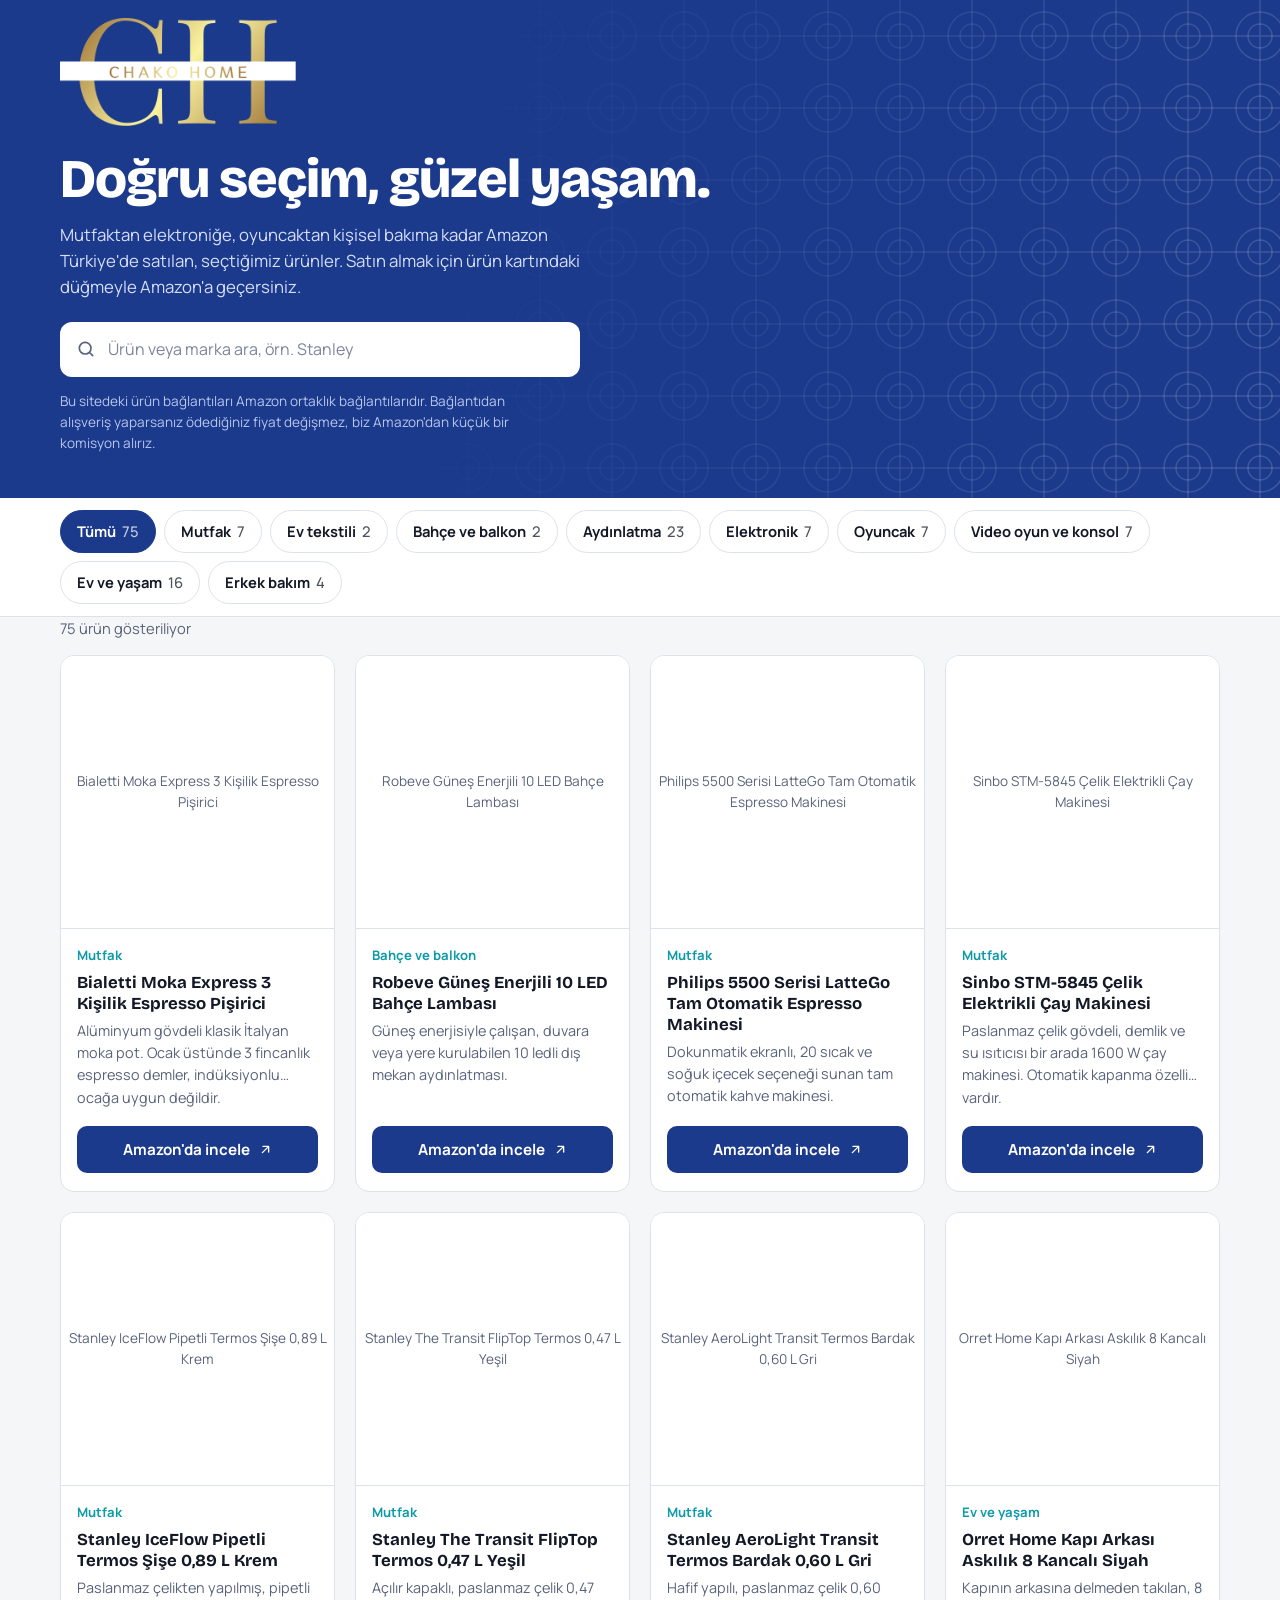
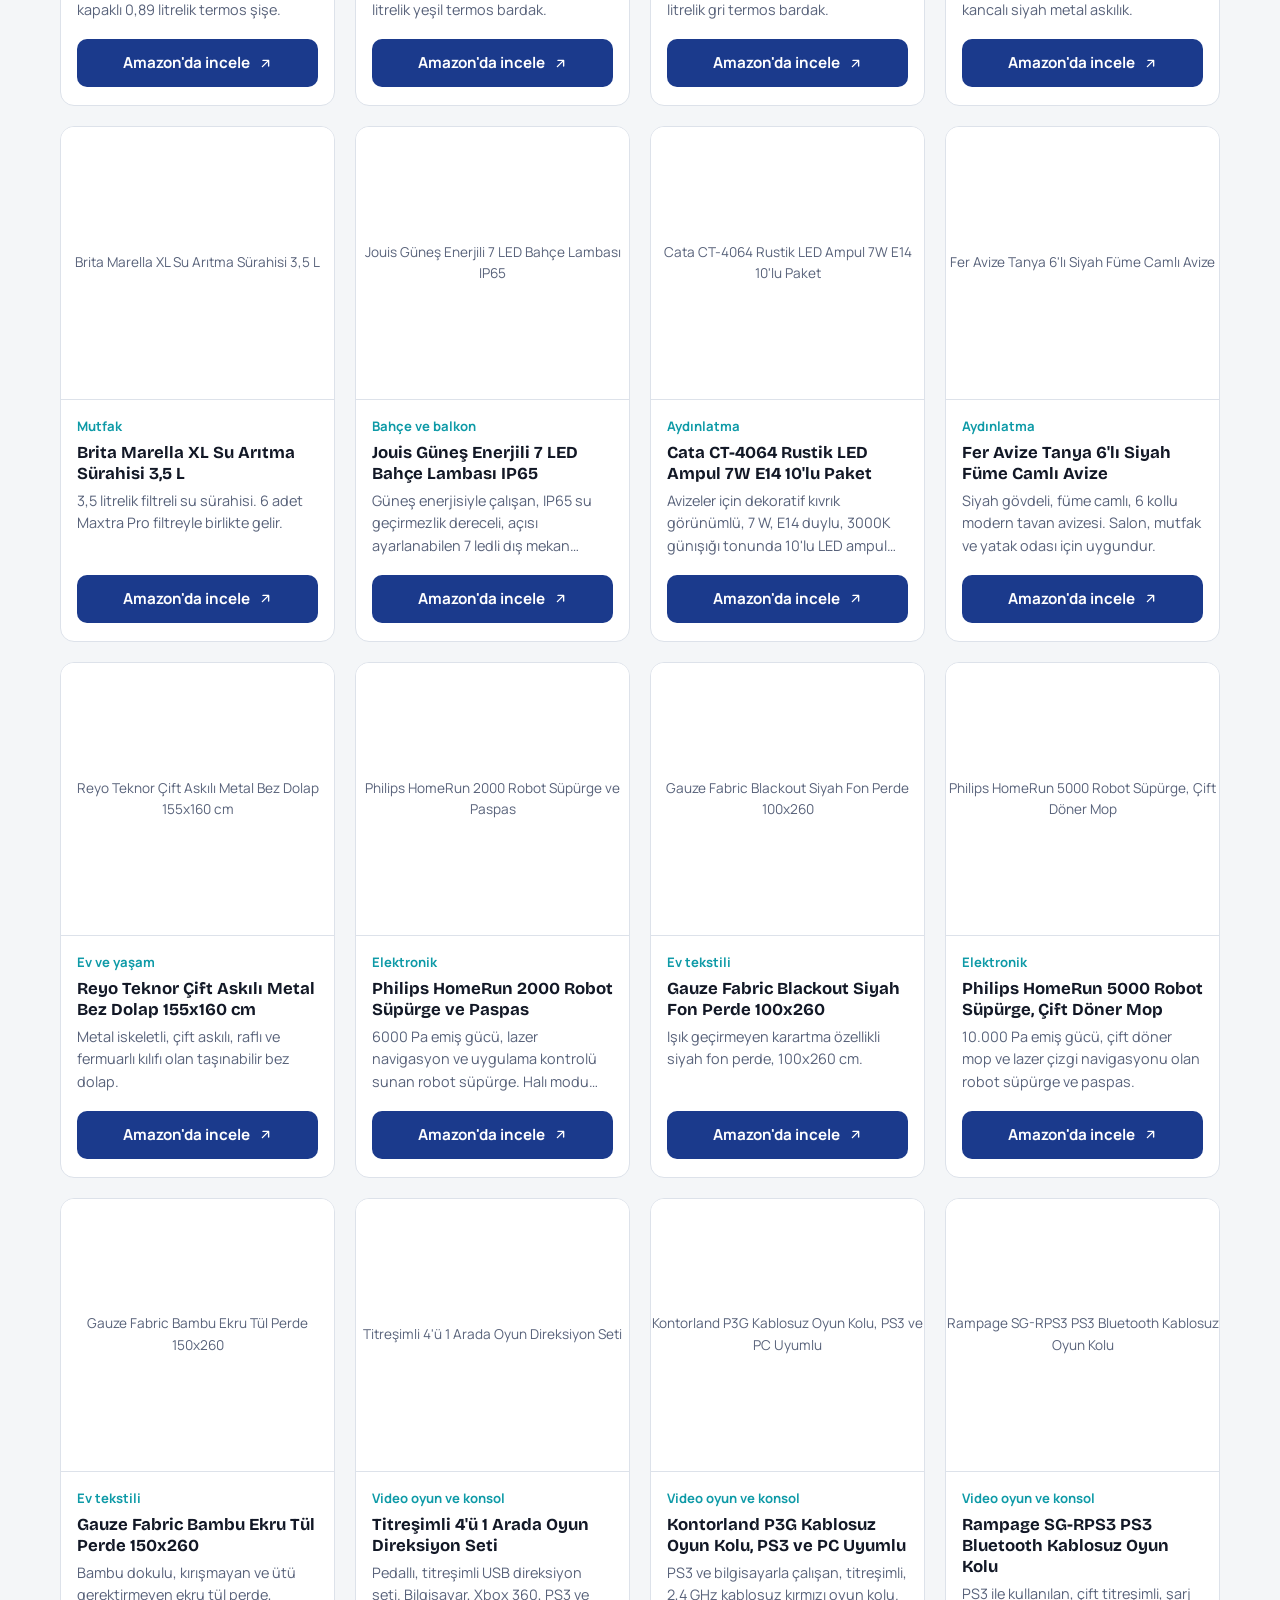
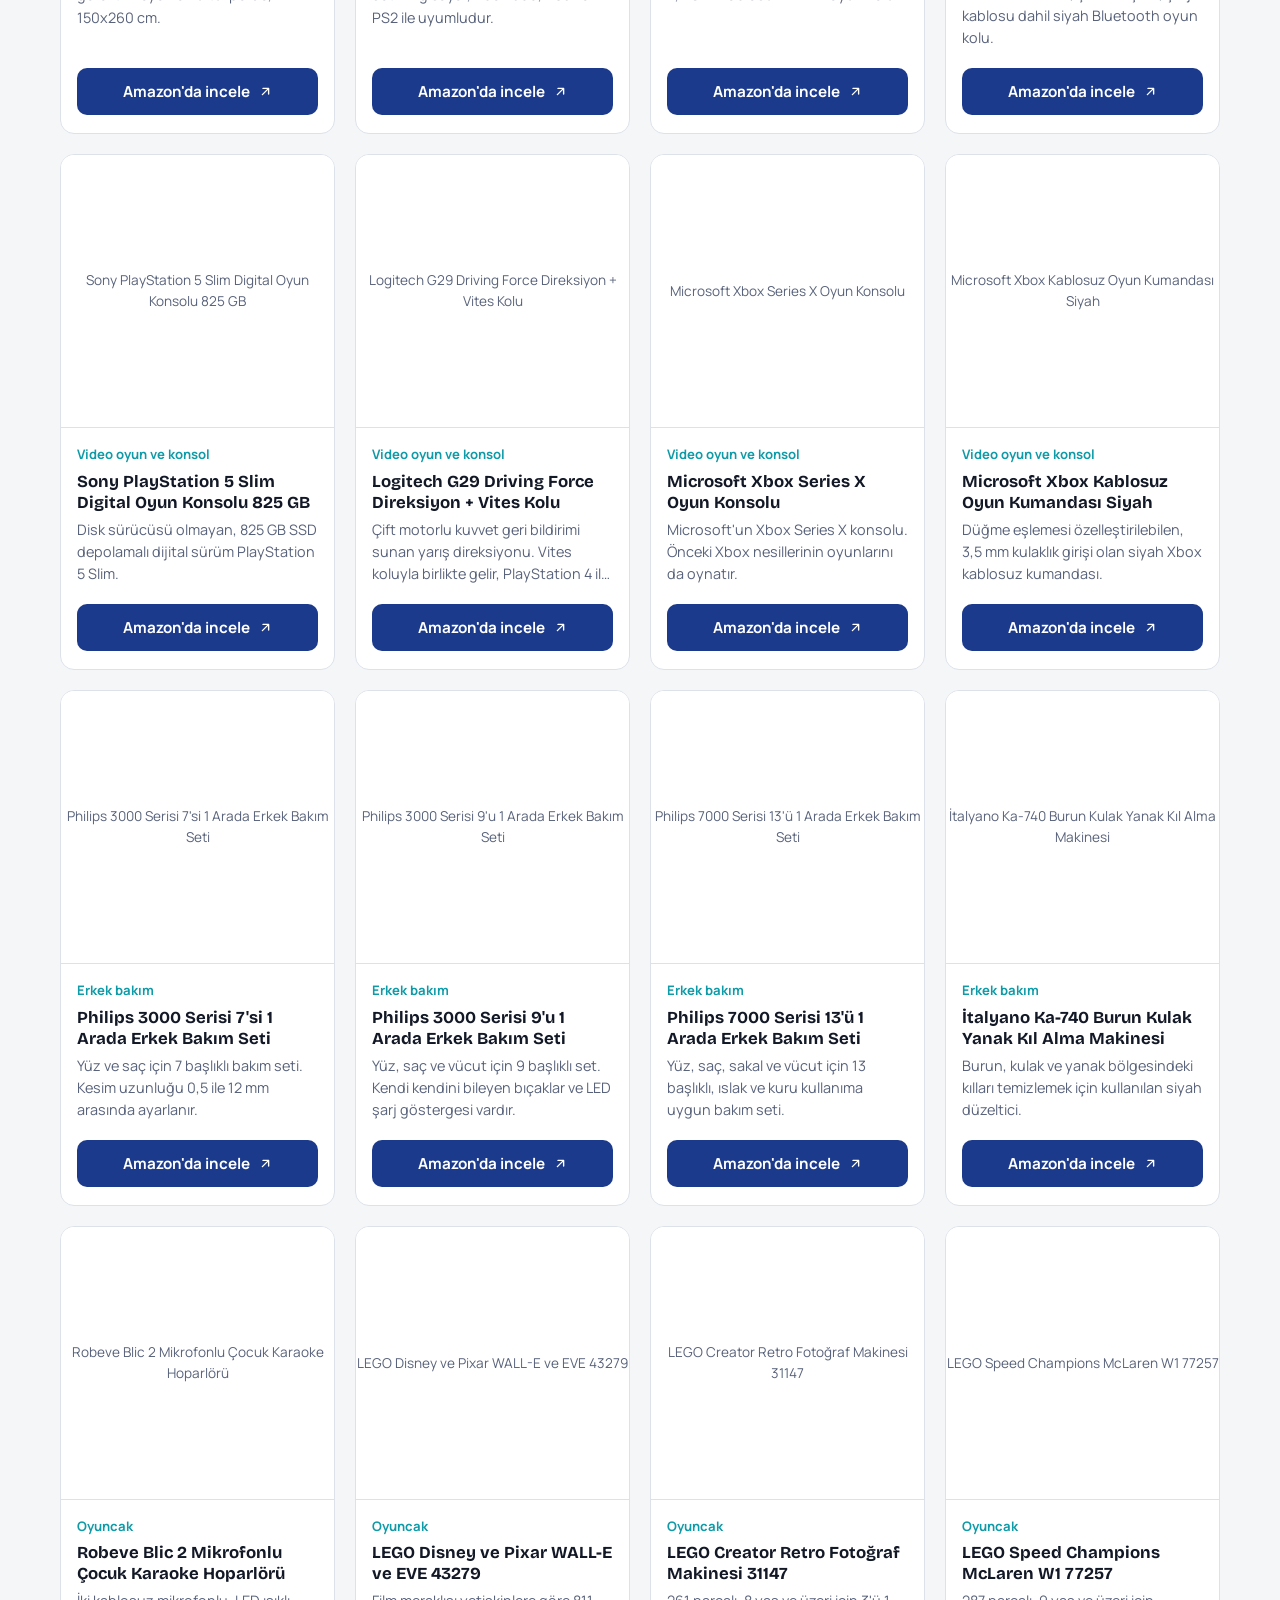
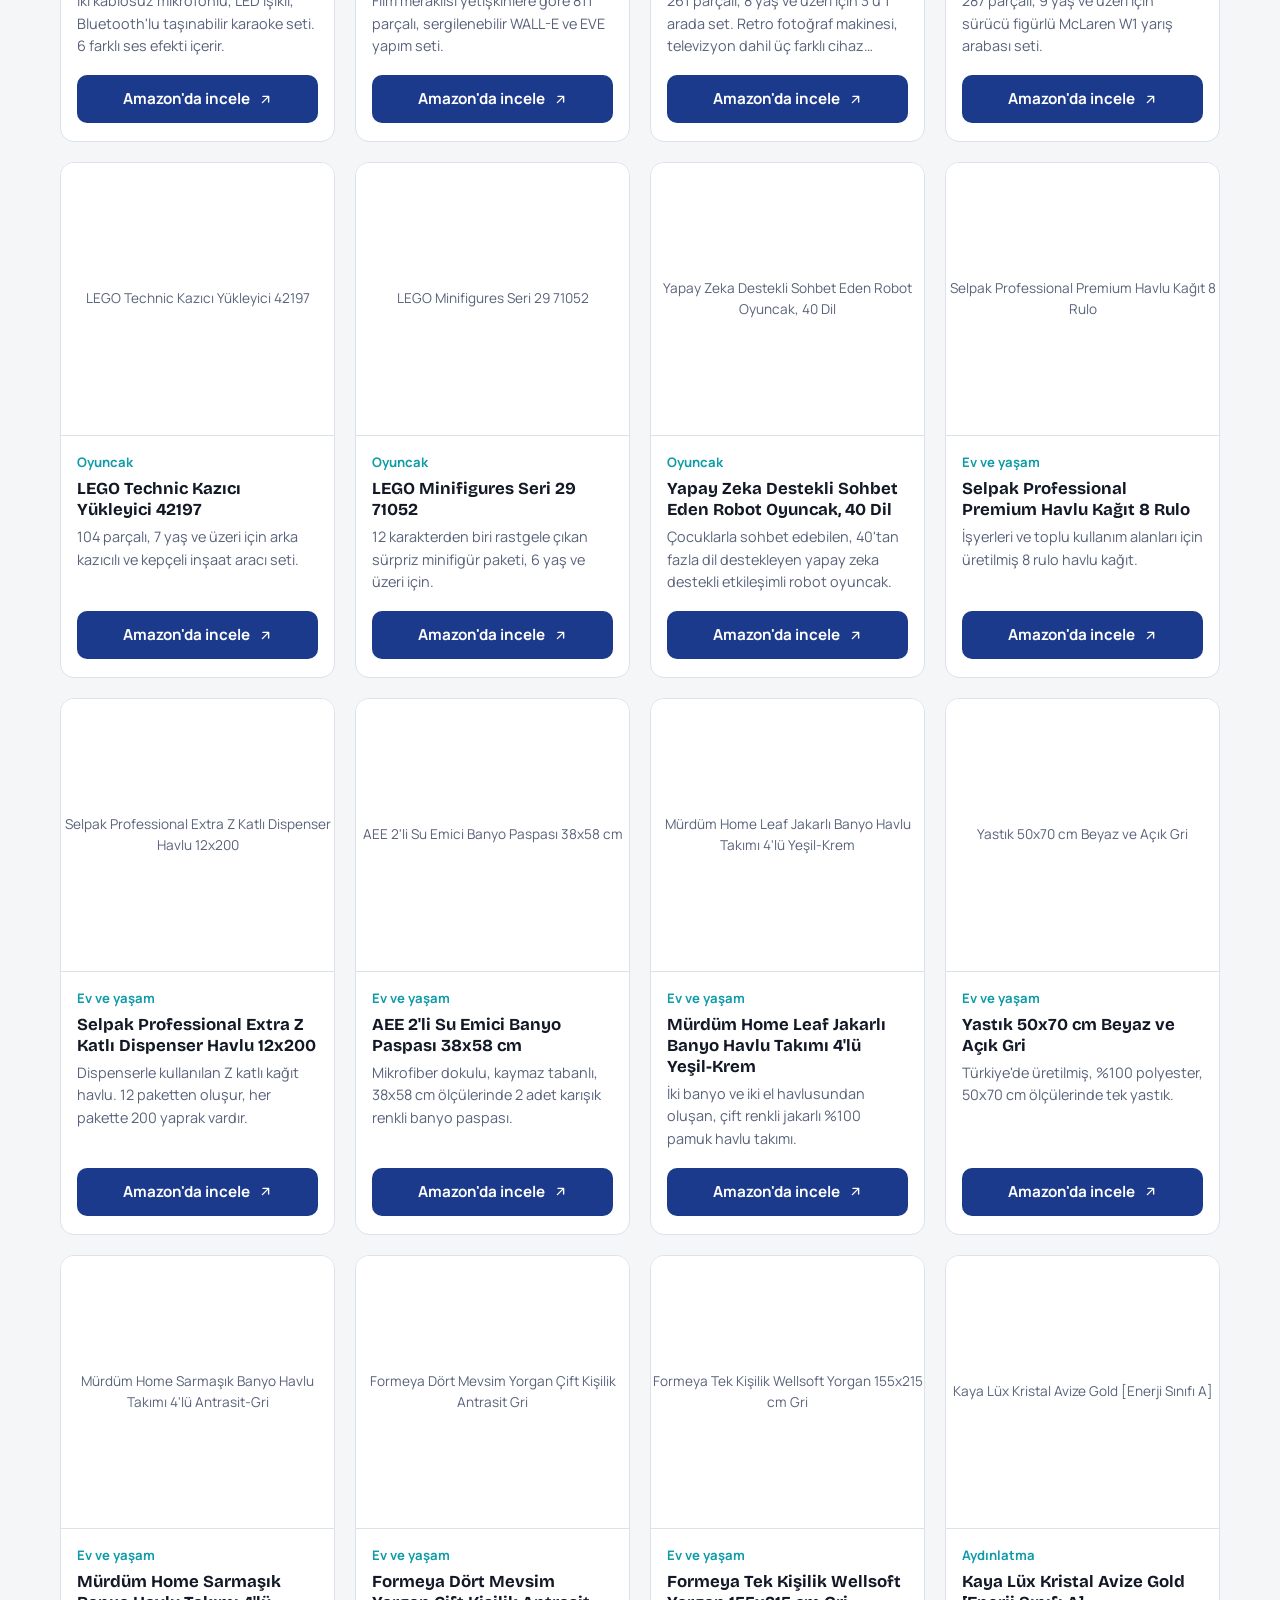
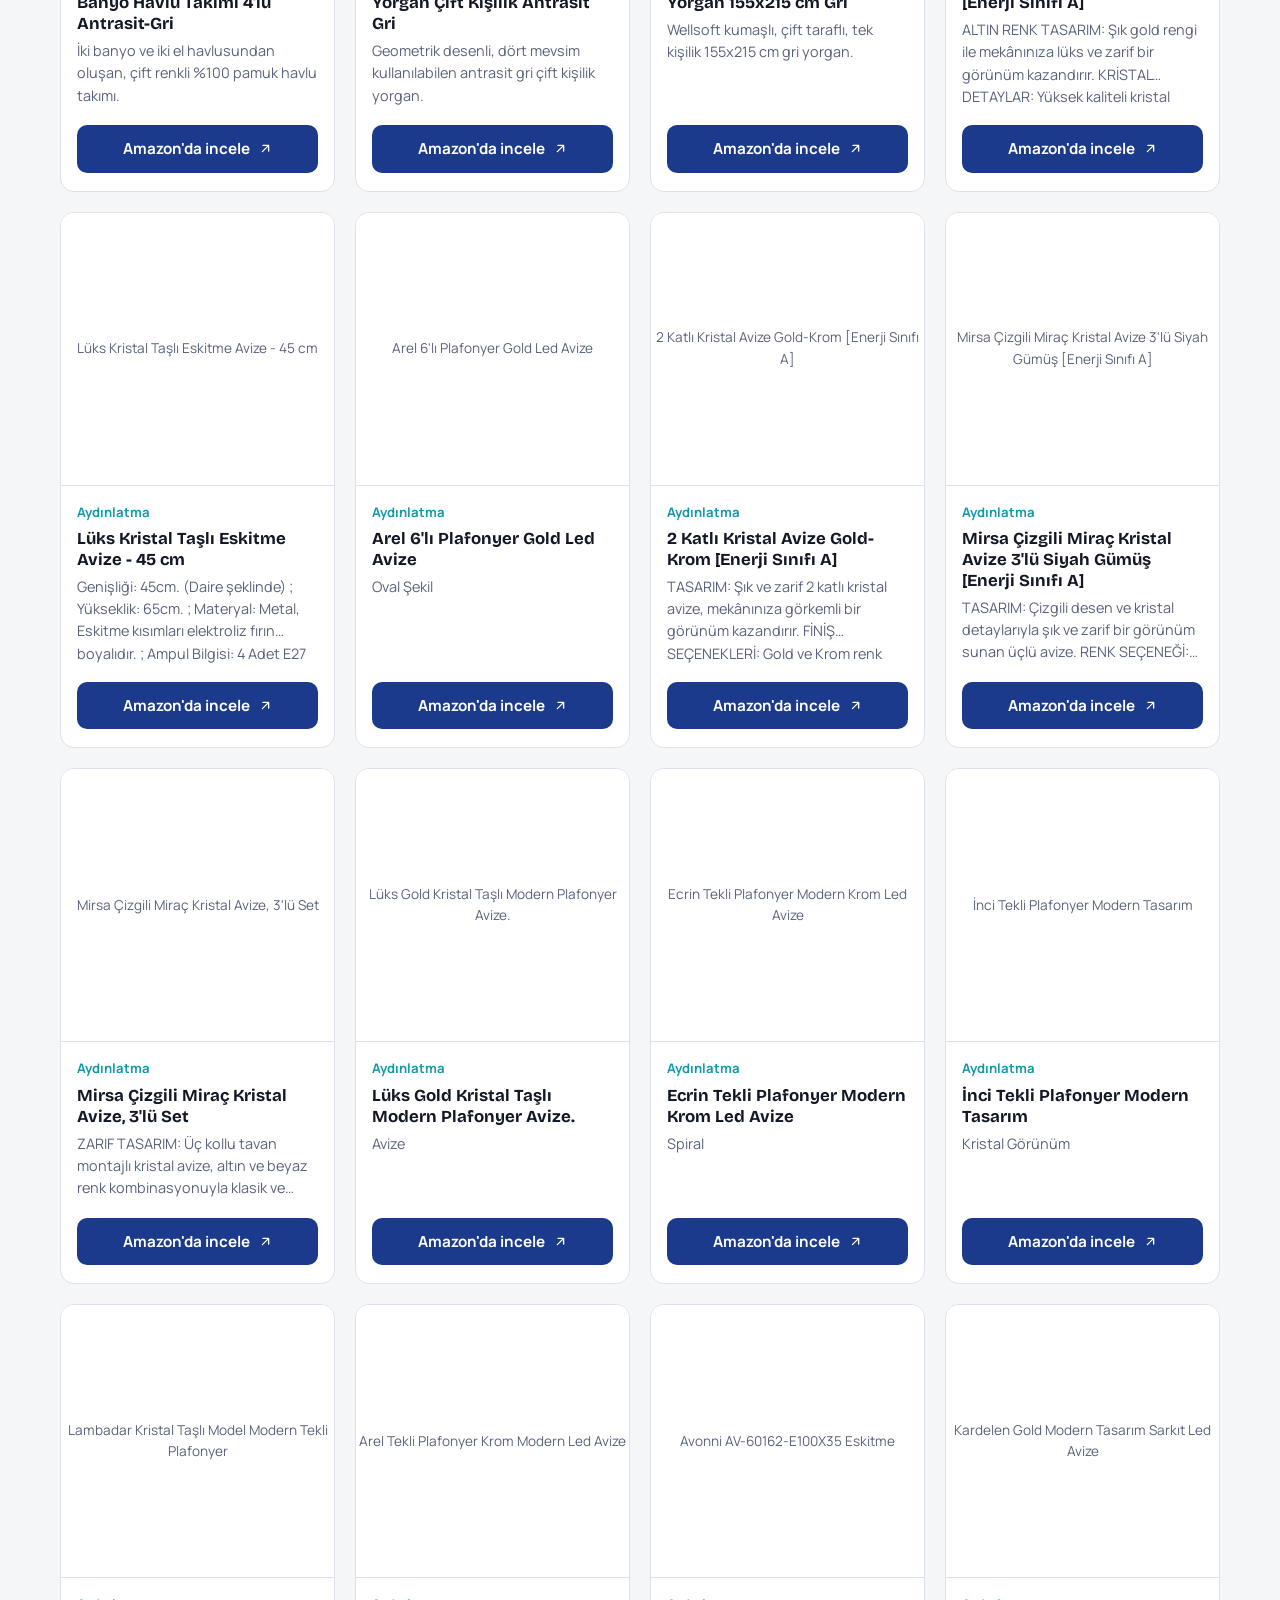
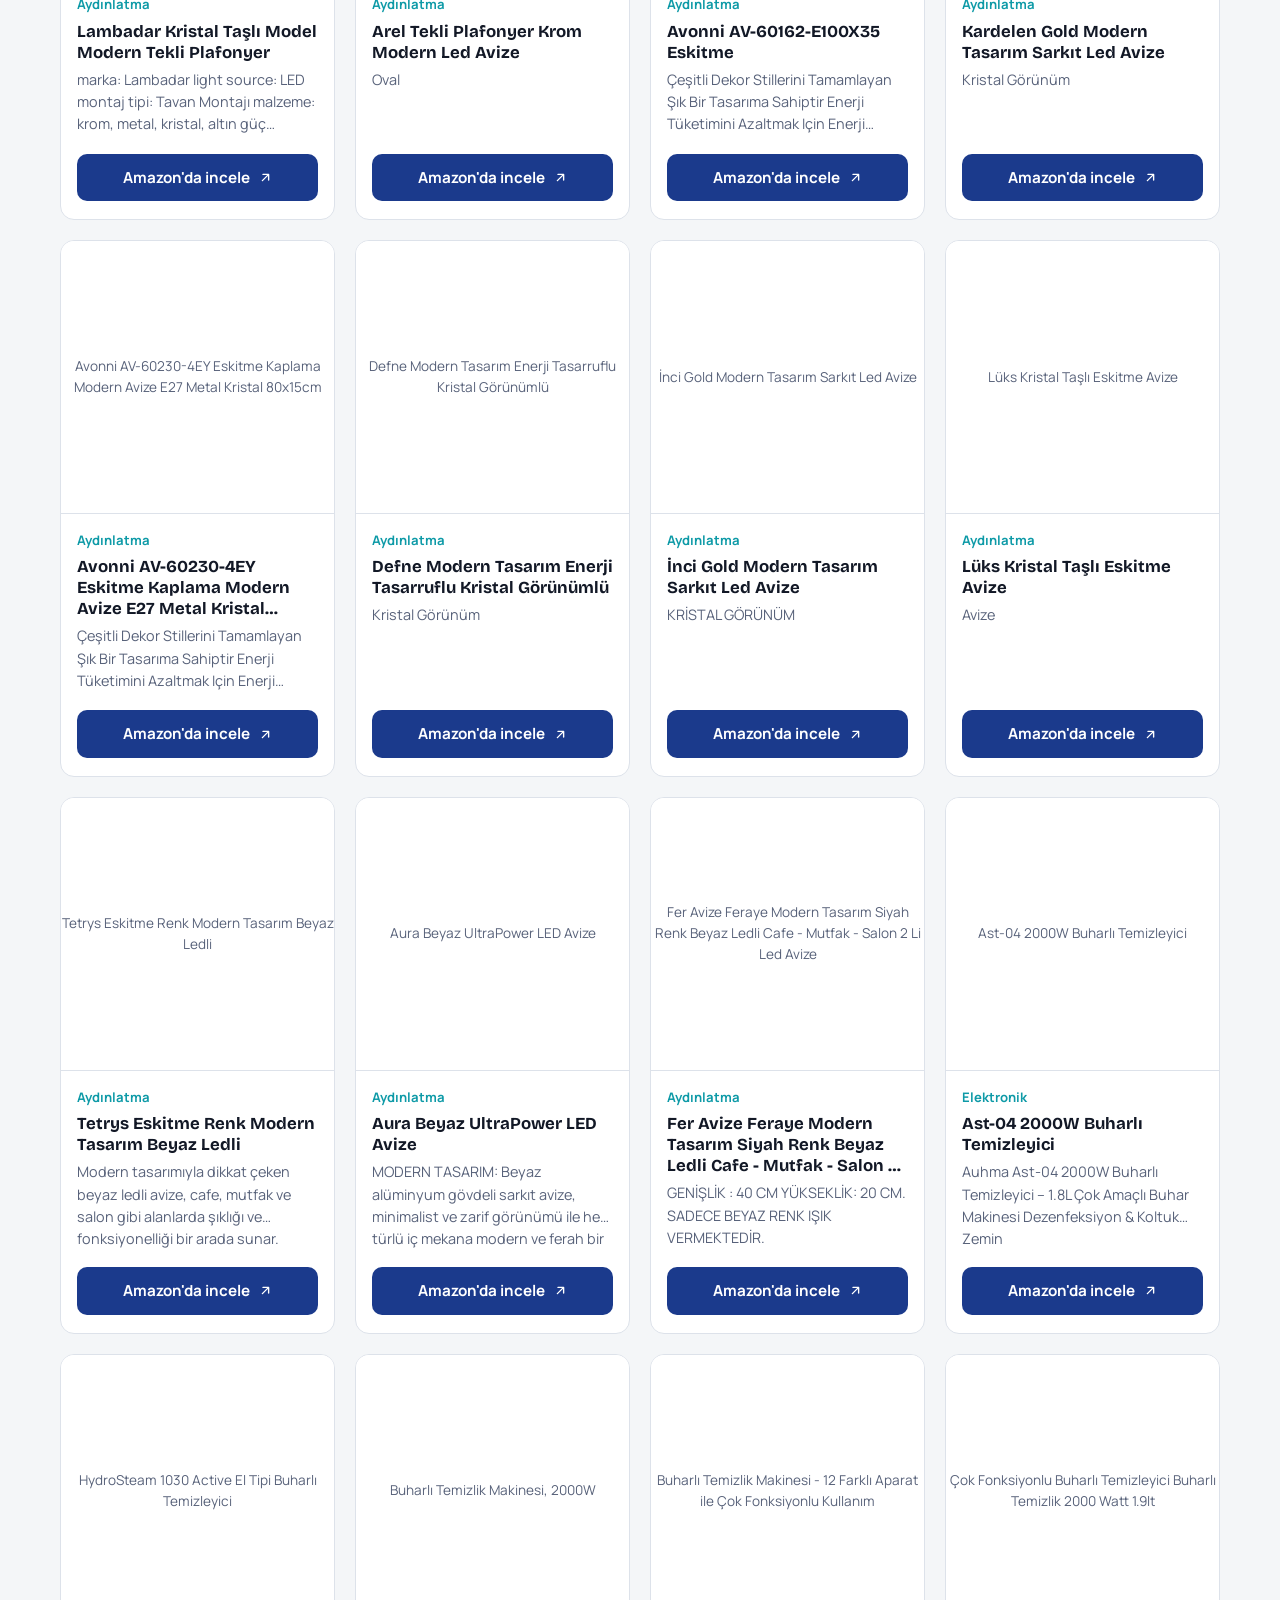
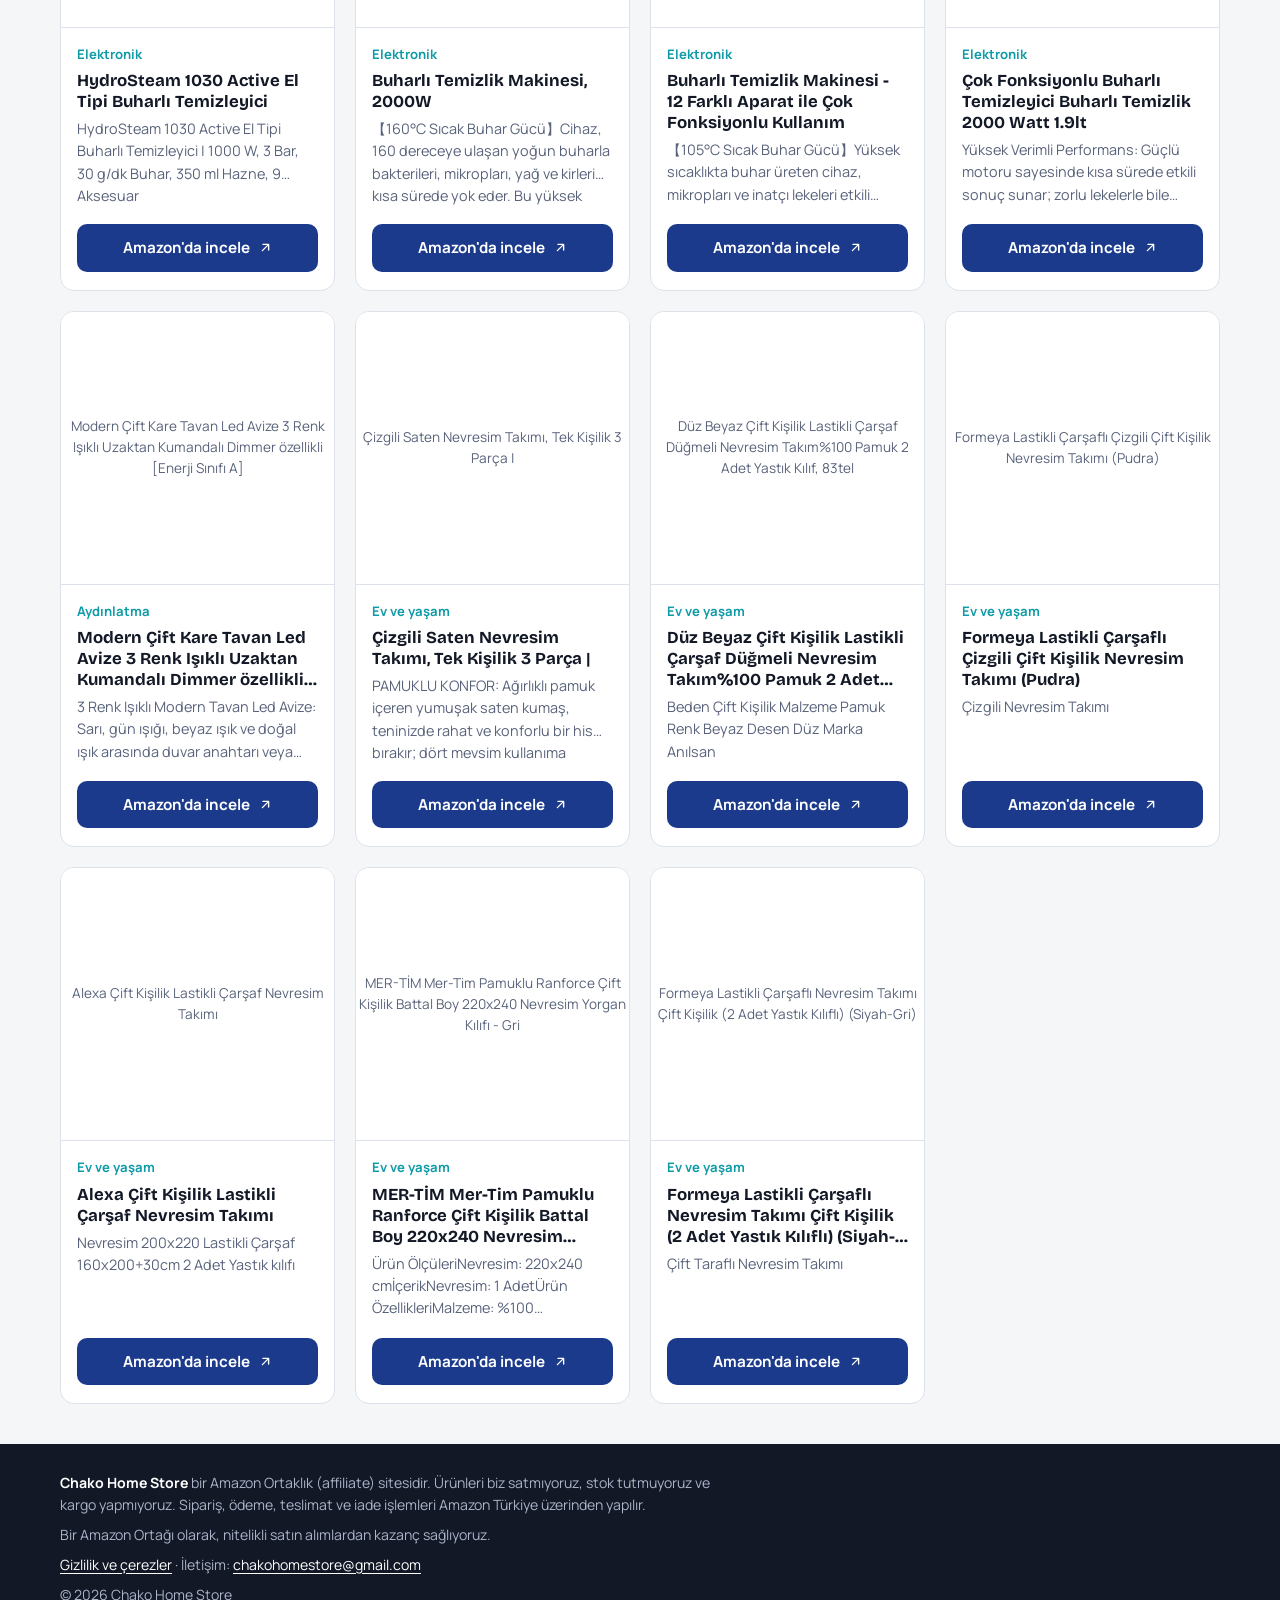
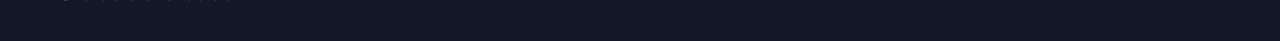
<file: index.html>
<!DOCTYPE html>
<html lang="tr">
<head>
  <meta charset="UTF-8">
  <meta name="viewport" content="width=device-width, initial-scale=1">
  <title>Chako Home Store | Doğru seçim, güzel yaşam</title>
  <meta name="description" content="Mutfaktan elektroniğe, oyuncaktan kişisel bakıma seçtiğimiz Amazon Türkiye ürünleri. Doğru seçim, güzel yaşam.">
  <link rel="canonical" href="https://chakohome.com.tr/">

  <!-- Google Search Console doğrulama kodu (silmeyin) -->
  <meta name="google-site-verification" content="LIGRzMEKt3egaq501QPsOP4iXIERn8T-9JcHBl9WpBg">

  <!-- Paylaşım önizlemesi -->
  <meta property="og:type" content="website">
  <meta property="og:title" content="Chako Home Store">
  <meta property="og:description" content="Mutfaktan elektroniğe, oyuncaktan kişisel bakıma seçtiğimiz Amazon Türkiye ürünleri.">
  <meta property="og:url" content="https://chakohome.com.tr/">
  <meta property="og:image" content="https://chakohome.com.tr/icon-512.png">

  <!-- PWA -->
  <meta name="theme-color" content="#1b3a8c">
  <link rel="manifest" href="manifest.webmanifest">
  <link rel="icon" href="icon-192.png" type="image/png">
  <link rel="apple-touch-icon" href="icon-192.png">

  <link rel="preconnect" href="https://fonts.googleapis.com">
  <link rel="preconnect" href="https://fonts.gstatic.com" crossorigin>
  <link rel="stylesheet" href="https://fonts.googleapis.com/css2?family=Bricolage+Grotesque:opsz,wght@12..96,700;12..96,800&family=Manrope:wght@400;500;700&display=swap">
  <link rel="stylesheet" href="css/styles.css">
</head>
<body>

  <header class="hero">
    <div class="wrap">
      <a class="brand" href="/" aria-label="Chako Home Store ana sayfa"><img src="logo.png" width="560" height="256" alt="Chako Home Store"></a>
      <div class="hero-body">
        <h1>Doğru seçim, güzel yaşam.</h1>
        <p>Mutfaktan elektroniğe, oyuncaktan kişisel bakıma kadar Amazon Türkiye'de satılan, seçtiğimiz ürünler. Satın almak için ürün kartındaki düğmeyle Amazon'a geçersiniz.</p>
        <div class="search" role="search">
          <svg viewBox="0 0 24 24" fill="none" stroke="currentColor" stroke-width="2" stroke-linecap="round" aria-hidden="true"><circle cx="11" cy="11" r="7"/><path d="m20 20-3.5-3.5"/></svg>
          <input id="search" type="search" placeholder="Ürün veya marka ara, örn. Stanley" aria-label="Ürün ara" autocomplete="off">
        </div>
        <p class="note">Bu sitedeki ürün bağlantıları Amazon ortaklık bağlantılarıdır. Bağlantıdan alışveriş yaparsanız ödediğiniz fiyat değişmez, biz Amazon'dan küçük bir komisyon alırız.</p>
      </div>
    </div>
  </header>

  <nav class="filters" aria-label="Kategoriler">
    <div class="wrap" id="chips"></div>
  </nav>

  <main class="wrap">
    <p class="status" id="status" aria-live="polite"></p>
    <ul class="grid" id="grid"></ul>
    <noscript><p>Ürünleri görmek için tarayıcınızda JavaScript'i açın.</p></noscript>
  </main>

  <footer>
    <div class="wrap">
      <p><strong>Chako Home Store</strong> bir Amazon Ortaklık (affiliate) sitesidir. Ürünleri biz satmıyoruz, stok tutmuyoruz ve kargo yapmıyoruz. Sipariş, ödeme, teslimat ve iade işlemleri Amazon Türkiye üzerinden yapılır.</p>
      <p id="disclosure">Bir Amazon Ortağı olarak, nitelikli satın alımlardan kazanç sağlıyoruz.</p>
      <p><a href="gizlilik.html">Gizlilik ve çerezler</a> · İletişim: <a href="mailto:chakohomestore@gmail.com">chakohomestore@gmail.com</a></p>
      <p>&copy; 2026 Chako Home Store</p>
    </div>
  </footer>

  <script src="js/app.js" defer></script>
</body>
</html>
</file>
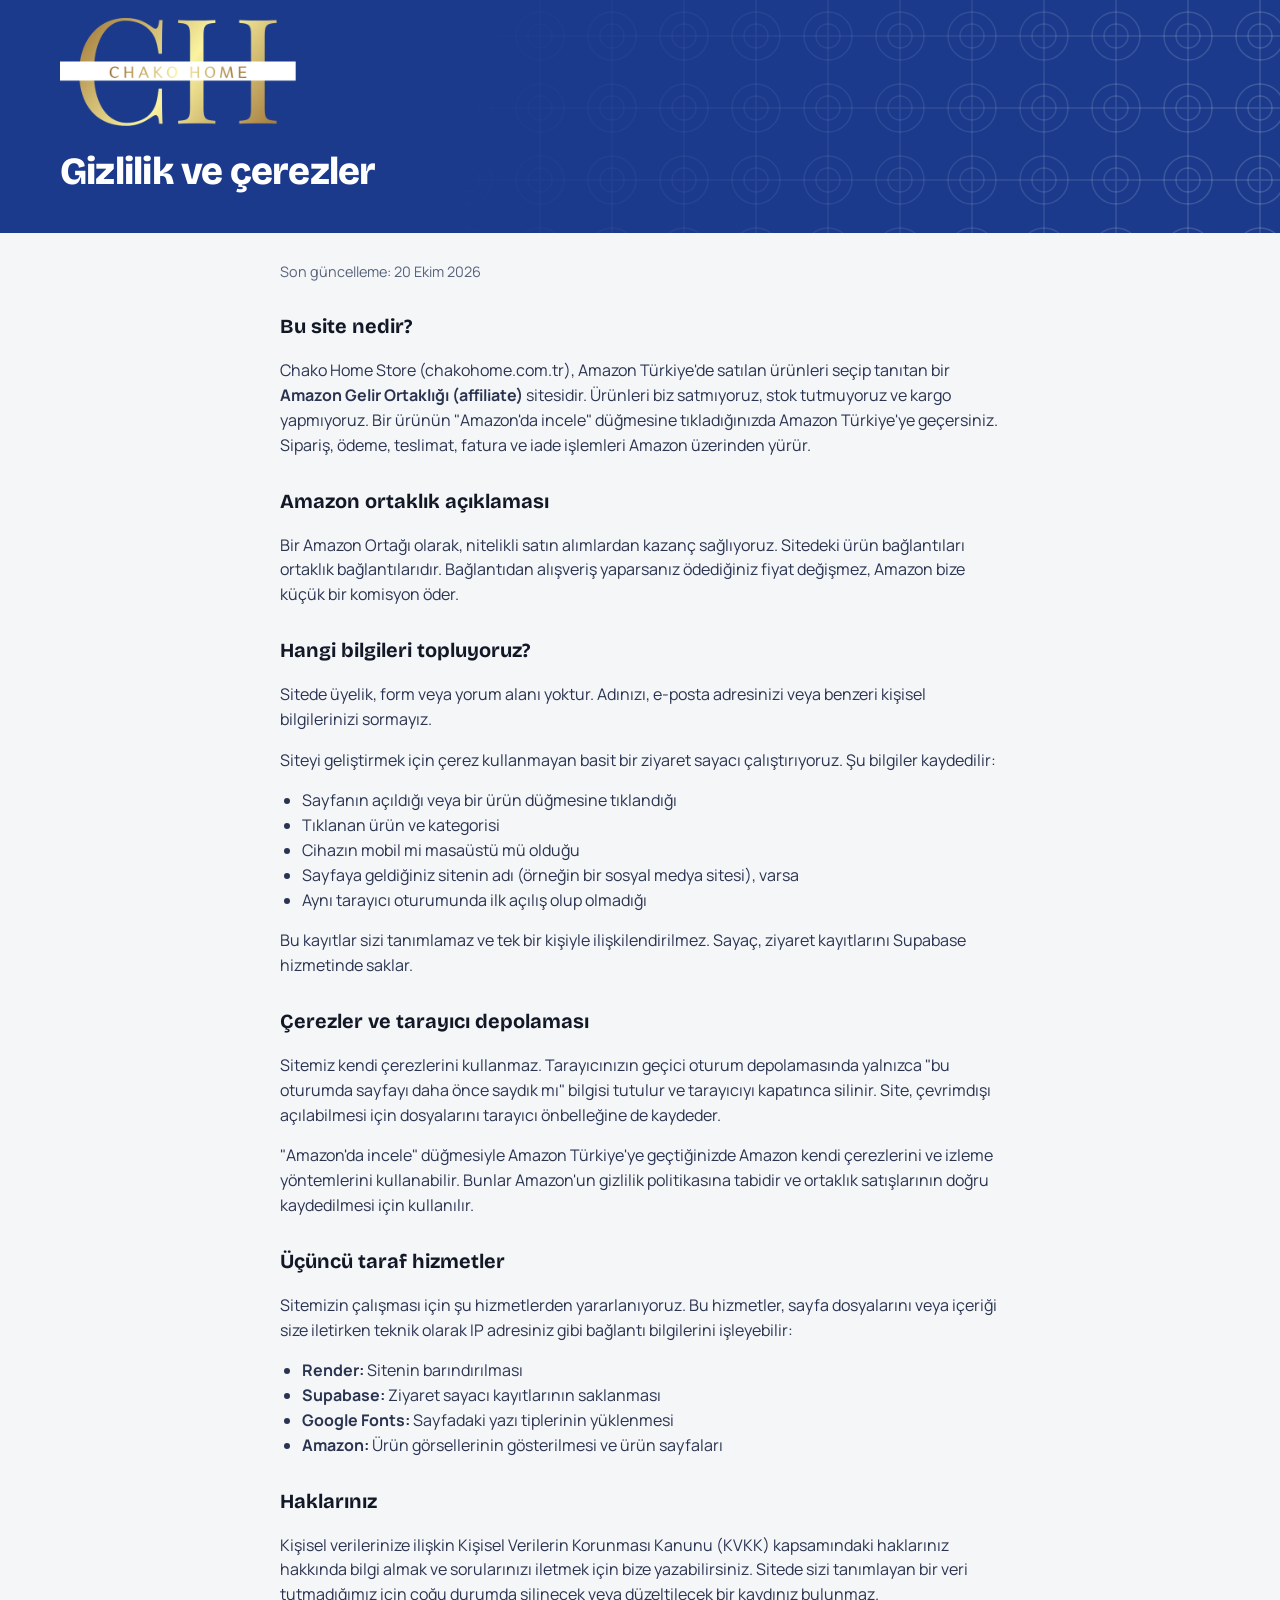
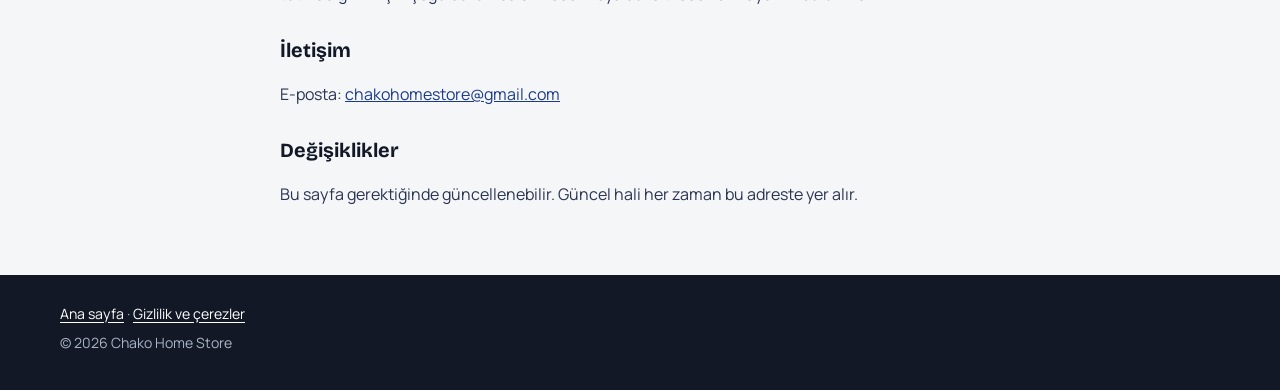
<file: gizlilik.html>
<!DOCTYPE html>
<html lang="tr">
<head>
  <meta charset="UTF-8">
  <meta name="viewport" content="width=device-width, initial-scale=1">
  <title>Gizlilik ve Çerezler | Chako Home Store</title>
  <meta name="description" content="Chako Home Store gizlilik, çerez ve kişisel veri bilgilendirmesi.">
  <link rel="canonical" href="https://chakohome.com.tr/gizlilik.html">
  <meta name="theme-color" content="#1b3a8c">
  <link rel="manifest" href="manifest.webmanifest">
  <link rel="icon" href="icon-192.png" type="image/png">
  <link rel="stylesheet" href="https://fonts.googleapis.com/css2?family=Bricolage+Grotesque:opsz,wght@12..96,700;12..96,800&family=Manrope:wght@400;500;700&display=swap">
  <link rel="stylesheet" href="css/styles.css">
</head>
<body>
  <header class="hero">
    <div class="wrap">
      <a class="brand" href="/" aria-label="Chako Home Store ana sayfa"><img src="logo.png" width="560" height="256" alt="Chako Home Store"></a>
      <div class="hero-body" style="padding-bottom:28px">
        <h1 style="font-size:clamp(1.7rem,4.5vw,2.4rem)">Gizlilik ve çerezler</h1>
      </div>
    </div>
  </header>

  <main class="wrap doc">
    <p class="meta">Son güncelleme: 20 Ekim 2026</p>

    <h2>Bu site nedir?</h2>
    <p>Chako Home Store (chakohome.com.tr), Amazon Türkiye'de satılan ürünleri seçip tanıtan bir <strong>Amazon Gelir Ortaklığı (affiliate)</strong> sitesidir. Ürünleri biz satmıyoruz, stok tutmuyoruz ve kargo yapmıyoruz. Bir ürünün "Amazon'da incele" düğmesine tıkladığınızda Amazon Türkiye'ye geçersiniz. Sipariş, ödeme, teslimat, fatura ve iade işlemleri Amazon üzerinden yürür.</p>

    <h2>Amazon ortaklık açıklaması</h2>
    <p>Bir Amazon Ortağı olarak, nitelikli satın alımlardan kazanç sağlıyoruz. Sitedeki ürün bağlantıları ortaklık bağlantılarıdır. Bağlantıdan alışveriş yaparsanız ödediğiniz fiyat değişmez, Amazon bize küçük bir komisyon öder.</p>

    <h2>Hangi bilgileri topluyoruz?</h2>
    <p>Sitede üyelik, form veya yorum alanı yoktur. Adınızı, e-posta adresinizi veya benzeri kişisel bilgilerinizi sormayız.</p>
    <p>Siteyi geliştirmek için çerez kullanmayan basit bir ziyaret sayacı çalıştırıyoruz. Şu bilgiler kaydedilir:</p>
    <ul>
      <li>Sayfanın açıldığı veya bir ürün düğmesine tıklandığı</li>
      <li>Tıklanan ürün ve kategorisi</li>
      <li>Cihazın mobil mi masaüstü mü olduğu</li>
      <li>Sayfaya geldiğiniz sitenin adı (örneğin bir sosyal medya sitesi), varsa</li>
      <li>Aynı tarayıcı oturumunda ilk açılış olup olmadığı</li>
    </ul>
    <p>Bu kayıtlar sizi tanımlamaz ve tek bir kişiyle ilişkilendirilmez. Sayaç, ziyaret kayıtlarını Supabase hizmetinde saklar.</p>

    <h2>Çerezler ve tarayıcı depolaması</h2>
    <p>Sitemiz kendi çerezlerini kullanmaz. Tarayıcınızın geçici oturum depolamasında yalnızca "bu oturumda sayfayı daha önce saydık mı" bilgisi tutulur ve tarayıcıyı kapatınca silinir. Site, çevrimdışı açılabilmesi için dosyalarını tarayıcı önbelleğine de kaydeder.</p>
    <p>"Amazon'da incele" düğmesiyle Amazon Türkiye'ye geçtiğinizde Amazon kendi çerezlerini ve izleme yöntemlerini kullanabilir. Bunlar Amazon'un gizlilik politikasına tabidir ve ortaklık satışlarının doğru kaydedilmesi için kullanılır.</p>

    <h2>Üçüncü taraf hizmetler</h2>
    <p>Sitemizin çalışması için şu hizmetlerden yararlanıyoruz. Bu hizmetler, sayfa dosyalarını veya içeriği size iletirken teknik olarak IP adresiniz gibi bağlantı bilgilerini işleyebilir:</p>
    <ul>
      <li><strong>Render:</strong> Sitenin barındırılması</li>
      <li><strong>Supabase:</strong> Ziyaret sayacı kayıtlarının saklanması</li>
      <li><strong>Google Fonts:</strong> Sayfadaki yazı tiplerinin yüklenmesi</li>
      <li><strong>Amazon:</strong> Ürün görsellerinin gösterilmesi ve ürün sayfaları</li>
    </ul>

    <h2>Haklarınız</h2>
    <p>Kişisel verilerinize ilişkin Kişisel Verilerin Korunması Kanunu (KVKK) kapsamındaki haklarınız hakkında bilgi almak ve sorularınızı iletmek için bize yazabilirsiniz. Sitede sizi tanımlayan bir veri tutmadığımız için çoğu durumda silinecek veya düzeltilecek bir kaydınız bulunmaz.</p>

    <h2>İletişim</h2>
    <p>E-posta: <a href="mailto:chakohomestore@gmail.com">chakohomestore@gmail.com</a></p>

    <h2>Değişiklikler</h2>
    <p>Bu sayfa gerektiğinde güncellenebilir. Güncel hali her zaman bu adreste yer alır.</p>
  </main>

  <footer>
    <div class="wrap">
      <p><a href="/">Ana sayfa</a> · <a href="gizlilik.html">Gizlilik ve çerezler</a></p>
      <p>&copy; 2026 Chako Home Store</p>
    </div>
  </footer>
</body>
</html>
</file>
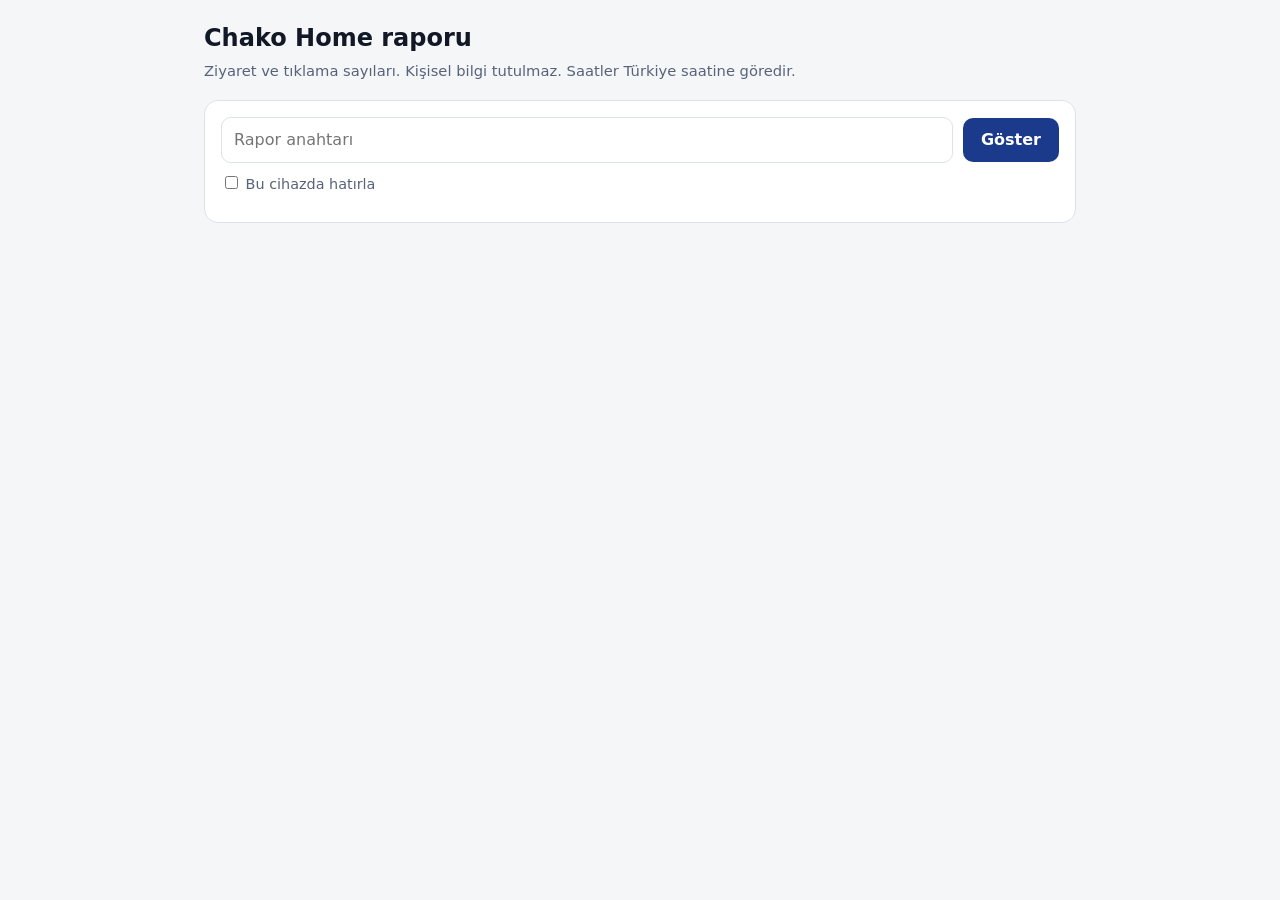
<file: rapor.html>
<!DOCTYPE html>
<html lang="tr">
<head>
<meta charset="UTF-8">
<meta name="viewport" content="width=device-width, initial-scale=1">
<meta name="robots" content="noindex, nofollow">
<title>Chako Home – Rapor</title>
<style>
  :root{--cobalt:#1b3a8c;--line:#dde2ea;--muted:#58627a;--bg:#f4f6f8}
  *{box-sizing:border-box}
  body{margin:0;font:16px/1.5 system-ui,-apple-system,"Segoe UI",Roboto,Arial,sans-serif;background:var(--bg);color:#121826}
  .wrap{max-width:900px;margin:0 auto;padding:20px 14px 60px}
  h1{font-size:1.5rem;margin:0 0 4px}
  h2{font-size:1.1rem;margin:0 0 12px}
  .sub{color:var(--muted);margin:0 0 18px;font-size:.92rem}
  .box{background:#fff;border:1px solid var(--line);border-radius:14px;padding:16px;margin-bottom:16px}
  .row{display:flex;gap:10px;flex-wrap:wrap;align-items:center}
  input[type=password],input[type=text]{flex:1;min-width:200px;font:inherit;padding:10px 12px;border:1px solid var(--line);border-radius:10px}
  button{font:inherit;font-weight:700;padding:10px 18px;border-radius:10px;border:0;background:var(--cobalt);color:#fff;cursor:pointer}
  label.k{font-size:.9rem;color:var(--muted)}
  .msg{margin-top:10px;font-size:.92rem;color:#b3261e;word-break:break-word}
  .msg.durum{color:var(--muted)}
  .cards{display:grid;grid-template-columns:repeat(auto-fit,minmax(190px,1fr));gap:12px;margin-bottom:16px}
  .card{background:#fff;border:1px solid var(--line);border-radius:14px;padding:14px}
  .card h3{margin:0 0 8px;font-size:.95rem;color:var(--muted);font-weight:700}
  .card .n{display:flex;justify-content:space-between;font-size:.95rem;padding:2px 0}
  .card .n b{font-size:1.1rem}
  table{width:100%;border-collapse:collapse;font-size:.92rem}
  th,td{text-align:left;padding:7px 6px;border-bottom:1px solid var(--line);vertical-align:middle}
  th{color:var(--muted);font-weight:700;font-size:.82rem}
  td.sag,th.sag{text-align:right}
  .bar{height:10px;background:#cfd8ea;border-radius:5px;min-width:2px}
  .bar.t{background:var(--cobalt)}
  .scroll{overflow-x:auto}
  .hidden{display:none}
</style>
</head>
<body>
<div class="wrap">
  <h1>Chako Home raporu</h1>
  <p class="sub">Ziyaret ve tıklama sayıları. Kişisel bilgi tutulmaz. Saatler Türkiye saatine göredir.</p>

  <div class="box" id="giris">
    <div class="row">
      <input type="password" id="anahtar" placeholder="Rapor anahtarı" autocomplete="off">
      <button id="goster">Göster</button>
    </div>
    <div class="row" style="margin-top:10px"><label class="k"><input type="checkbox" id="hatirla"> Bu cihazda hatırla</label></div>
    <div class="msg" id="hata"></div>
  </div>

  <div id="icerik" class="hidden">
    <div class="cards" id="ozet"></div>

    <div class="box">
      <h2>Günlük (son 30 gün)</h2>
      <div class="scroll"><table id="gunluk"></table></div>
    </div>

    <div class="box">
      <h2>En çok tıklanan ürünler (son 30 gün)</h2>
      <div class="scroll"><table id="urunler"></table></div>
    </div>

    <div class="box">
      <h2>Kategorilere göre tıklama (son 30 gün)</h2>
      <div class="scroll"><table id="kategoriler"></table></div>
    </div>

    <p class="sub">"Ziyaret" bir kişinin tarayıcıyı açtığı oturum sayısıdır (yaklaşık ziyaretçi sayısı). "Sayfa açılışı" yenilemeleri de sayar. Kendi cihazınızı saymamak için sitenin adresinin sonuna bir kez <b>?izleme=kapali</b> ekleyip açın (geri açmak için <b>?izleme=ac</b>).</p>
  </div>
</div>

<script>
window.addEventListener('error', function (e) {
  var h = document.getElementById('hata');
  if (h) { h.className = 'msg'; h.textContent = 'Sayfa hatası: ' + e.message; }
});

(function () {
  var URL_ = 'https://ctnzfltmdmbiftkafmgs.supabase.co/rest/v1/rpc/rapor';
  var ANAHTAR = 'sb_publishable_6kolMesBk23Wt3hoka-8sw_LaE97fZH';
  var $ = function (id) { return document.getElementById(id); };
  var adlar = {}, kategoriAdlari = {};

  function el(tag, text, cls) { var e = document.createElement(tag); if (text !== undefined) e.textContent = text; if (cls) e.className = cls; return e; }
  function sayi(n) { return Number(n || 0).toLocaleString('tr-TR'); }

  function satir(tablo, hucreler, baslik) {
    var tr = el('tr');
    hucreler.forEach(function (h) {
      var td = el(baslik ? 'th' : 'td');
      if (h && h.sag) { td.className = 'sag'; h = h.v; }
      if (h instanceof Node) td.appendChild(h); else td.textContent = h;
      tr.appendChild(td);
    });
    tablo.appendChild(tr);
  }

  function bar(deger, enBuyuk, t) {
    var d = el('div', '', 'bar' + (t ? ' t' : ''));
    d.style.width = (enBuyuk ? Math.max(2, Math.round(100 * deger / enBuyuk)) : 2) + '%';
    return d;
  }

  function topla(liste, alan) { return liste.reduce(function (a, g) { return a + Number(g[alan] || 0); }, 0); }

  function ozetKart(baslik, g) {
    var c = el('div', '', 'card');
    c.appendChild(el('h3', baslik));
    [['Sayfa açılışı', g.goruntuleme], ['Ziyaret', g.oturum], ['Tıklama', g.tiklama]].forEach(function (x) {
      var r = el('div', '', 'n'); r.appendChild(el('span', x[0])); r.appendChild(el('b', sayi(x[1]))); c.appendChild(r);
    });
    return c;
  }

  function goster(d) {
    var gunluk = d.gunluk || [];
    var bugun = d.bugun;
    var dunD = new Date(bugun + 'T00:00:00'); dunD.setDate(dunD.getDate() - 1);
    var dun = dunD.toISOString().slice(0, 10);
    var bul = function (tarih) { return gunluk.filter(function (g) { return g.gun === tarih; })[0] || { goruntuleme: 0, oturum: 0, tiklama: 0 }; };
    var son7 = gunluk.filter(function (g) { var f = (new Date(bugun) - new Date(g.gun)) / 864e5; return f >= 0 && f < 7; });

    var ozet = $('ozet'); ozet.textContent = '';
    ozet.appendChild(ozetKart('Bugün', bul(bugun)));
    ozet.appendChild(ozetKart('Dün', bul(dun)));
    ozet.appendChild(ozetKart('Son 7 gün', { goruntuleme: topla(son7, 'goruntuleme'), oturum: topla(son7, 'oturum'), tiklama: topla(son7, 'tiklama') }));
    ozet.appendChild(ozetKart('Son 30 gün', d.toplam || {}));

    var t = $('gunluk'); t.textContent = '';
    satir(t, ['Gün', { v: 'Açılış', sag: 1 }, { v: 'Ziyaret', sag: 1 }, { v: 'Tıklama', sag: 1 }, ''], true);
    var enB = Math.max.apply(null, gunluk.map(function (g) { return Number(g.goruntuleme); }).concat([1]));
    gunluk.slice().reverse().forEach(function (g) {
      var p = g.gun.split('-');
      satir(t, [p[2] + '.' + p[1] + '.' + p[0], { v: sayi(g.goruntuleme), sag: 1 }, { v: sayi(g.oturum), sag: 1 }, { v: sayi(g.tiklama), sag: 1 }, bar(Number(g.goruntuleme), enB, true)]);
    });
    if (!gunluk.length) satir(t, ['Henüz kayıt yok.']);

    var u = $('urunler'); u.textContent = '';
    satir(u, ['Ürün', 'Kategori', { v: '30 gün', sag: 1 }, { v: '7 gün', sag: 1 }, ''], true);
    var urunler = d.urunler || [];
    var enU = Math.max.apply(null, urunler.map(function (x) { return Number(x.tiklama); }).concat([1]));
    urunler.forEach(function (x) {
      satir(u, [adlar[x.urun_id] || x.urun_id, kategoriAdlari[x.kategori] || x.kategori || '-', { v: sayi(x.tiklama), sag: 1 }, { v: sayi(x.son7), sag: 1 }, bar(Number(x.tiklama), enU, true)]);
    });
    if (!urunler.length) satir(u, ['Henüz tıklama yok.']);

    var k = $('kategoriler'); k.textContent = '';
    satir(k, ['Kategori', { v: 'Tıklama', sag: 1 }, ''], true);
    var kat = d.kategoriler || [];
    var enK = Math.max.apply(null, kat.map(function (x) { return Number(x.tiklama); }).concat([1]));
    kat.forEach(function (x) { satir(k, [kategoriAdlari[x.kategori] || x.kategori, { v: sayi(x.tiklama), sag: 1 }, bar(Number(x.tiklama), enK, true)]); });
    if (!kat.length) satir(k, ['Henüz tıklama yok.']);

    $('icerik').classList.remove('hidden');
  }

  function durum(metin, hata) {
    var h = $('hata');
    h.textContent = metin;
    h.className = 'msg' + (hata ? '' : ' durum');
  }

  function getir(anahtar) {
    durum('Yükleniyor…', false);
    return fetch(URL_, {
      method: 'POST',
      headers: { 'Content-Type': 'application/json', 'apikey': ANAHTAR },
      body: JSON.stringify({ p_anahtar: anahtar })
    }).then(function (r) {
      return r.text().then(function (t) { return { ok: r.ok, status: r.status, text: t }; });
    }).then(function (r) {
      if (!r.ok) {
        $('icerik').classList.add('hidden');
        if (r.status === 400 || r.status === 401 || r.status === 403) {
          durum('Anahtar yanlış görünüyor (kod ' + r.status + '). Boşluk olmadan, birebir yazdığınızdan emin olun.', true);
          try { localStorage.removeItem('chako_rapor'); } catch (e) {}
        } else {
          durum('Sunucu hata verdi (kod ' + r.status + '): ' + r.text.slice(0, 200), true);
        }
        return;
      }
      var d = JSON.parse(r.text);
      try { if ($('hatirla').checked) localStorage.setItem('chako_rapor', anahtar); } catch (e) {}
      durum('', false);
      goster(d);
    }).catch(function (e) {
      $('icerik').classList.add('hidden');
      durum('Bağlantı kurulamadı veya sayfa hatası: ' + (e && e.message ? e.message : e), true);
    });
  }

  fetch('products.json', { cache: 'no-cache' }).then(function (r) { return r.json(); }).then(function (d) {
    (d.products || []).forEach(function (p) { adlar[p.id] = p.name; });
    (d.categories || []).forEach(function (c) { kategoriAdlari[c.id] = c.name; });
  }).catch(function () {}).then(function () {
    var kayitli = null;
    try { kayitli = localStorage.getItem('chako_rapor'); } catch (e) {}
    if (kayitli) { $('hatirla').checked = true; getir(kayitli); }
  });

  $('goster').addEventListener('click', function () {
    var a = $('anahtar').value.trim();
    if (!a) { durum('Önce rapor anahtarını yazın.', true); return; }
    getir(a);
  });
  $('anahtar').addEventListener('keydown', function (e) { if (e.key === 'Enter') $('goster').click(); });
})();
</script>
</body>
</html>
</file>
<file: css/styles.css>
/* Chako Home Store – stiller. Renkleri değiştirmek için sadece :root bölümünü düzenleyin. */
:root{
  --cobalt:#1b3a8c;
  --cobalt-dark:#132a68;
  --turquoise:#0e9aa7;
  --tulip:#d6402c;
  --ink:#121826;
  --muted:#58627a;
  --line:#dde2ea;
  --bg:#f4f6f8;
  --white:#fff;
  --radius:14px;
  --font-body:"Manrope",system-ui,-apple-system,"Segoe UI",Roboto,Arial,sans-serif;
  --font-head:"Bricolage Grotesque","Manrope",system-ui,-apple-system,"Segoe UI",Roboto,Arial,sans-serif;
}
*,*::before,*::after{box-sizing:border-box}
html{-webkit-text-size-adjust:100%}
body{margin:0;background:var(--bg);color:var(--ink);font-family:var(--font-body);font-size:1rem;line-height:1.55;min-height:100vh;display:flex;flex-direction:column}
img{max-width:100%;display:block}
a{color:inherit}
:focus-visible{outline:3px solid var(--turquoise);outline-offset:2px}
.wrap{width:100%;max-width:1200px;margin:0 auto;padding:0 20px}

/* Üst bölüm (logo + giriş) */
.hero{position:relative;background:var(--cobalt);color:var(--white);overflow:hidden}
.hero::before{content:"";position:absolute;inset:0;pointer-events:none;opacity:1;
  background-image:url("data:image/svg+xml,%3Csvg xmlns='http://www.w3.org/2000/svg' width='72' height='72' viewBox='0 0 72 72'%3E%3Cg fill='none' stroke='%23ffffff' stroke-opacity='.16' stroke-width='1.5'%3E%3Ccircle cx='36' cy='36' r='24'/%3E%3Ccircle cx='36' cy='36' r='12'/%3E%3Cpath d='M36 0v72M0 36h72'/%3E%3C/g%3E%3C/svg%3E");
  -webkit-mask-image:linear-gradient(100deg,transparent 35%,#000 100%);mask-image:linear-gradient(100deg,transparent 35%,#000 100%)}
.hero .wrap{position:relative}
.brand{display:inline-block;padding:18px 0 0;line-height:0}
.brand img{height:108px;width:auto;display:block}
.hero-body{padding:18px 0 44px;max-width:680px}
.hero h1{font-family:var(--font-head);font-weight:800;font-size:clamp(2rem,5.5vw,3.4rem);line-height:1.05;letter-spacing:-.02em;margin:0 0 14px}
.hero p{margin:0 0 22px;color:#d6defa;font-size:1.05rem;max-width:56ch}
.search{position:relative;max-width:520px}
.search input{width:100%;font:inherit;font-size:1rem;padding:15px 18px 15px 48px;border:0;border-radius:12px;background:var(--white);color:var(--ink)}
.search input::placeholder{color:#7a849b}
.search svg{position:absolute;left:16px;top:50%;transform:translateY(-50%);width:20px;height:20px;color:var(--muted);pointer-events:none}
.hero .note{margin:14px 0 0;font-size:.85rem;color:#b9c6ef;max-width:60ch}

/* Kategoriler */
.filters{position:sticky;top:0;z-index:10;background:var(--white);border-bottom:1px solid var(--line)}
.filters .wrap{display:flex;gap:8px;overflow-x:auto;padding-top:12px;padding-bottom:12px;scrollbar-width:none}
.filters .wrap::-webkit-scrollbar{display:none}
.chip{flex:none;font:inherit;font-weight:700;font-size:.92rem;padding:9px 16px;border-radius:999px;border:1px solid var(--line);background:var(--white);color:var(--ink);cursor:pointer;white-space:nowrap}
.chip:hover{border-color:var(--cobalt)}
.chip[aria-pressed="true"]{background:var(--cobalt);border-color:var(--cobalt);color:var(--white)}
.chip .n{font-weight:500;opacity:.75;margin-left:6px}

@media (min-width:900px){
  .filters{position:static}
  .filters .wrap{flex-wrap:wrap;overflow:visible}
}

/* Ürünler */
main{flex:1;padding:24px 0 8px}
.status{margin:0 0 16px;color:var(--muted);font-size:.92rem;min-height:1.4em}
.grid{list-style:none;margin:0;padding:0;display:grid;grid-template-columns:repeat(auto-fill,minmax(235px,1fr));gap:20px}
.card{background:var(--white);border:1px solid var(--line);border-radius:var(--radius);display:flex;flex-direction:column;overflow:hidden}
.card[hidden]{display:none}
.pic{position:relative;aspect-ratio:1/1;display:grid;place-items:center;border-bottom:1px solid var(--line);background:var(--white);overflow:hidden}
.pic img{position:absolute;inset:22px;width:calc(100% - 44px);height:calc(100% - 44px);max-width:none;object-fit:contain}
.pic .ph{font-size:.85rem;color:var(--muted);text-align:center}
.info{padding:16px 16px 18px;display:flex;flex-direction:column;gap:6px;flex:1}
.cat{font-size:.82rem;font-weight:700;color:var(--turquoise);margin:0}
.card h2{font-family:var(--font-head);font-weight:700;font-size:1.05rem;line-height:1.25;margin:0;display:-webkit-box;-webkit-line-clamp:3;-webkit-box-orient:vertical;overflow:hidden}
.desc{margin:0;font-size:.9rem;color:var(--muted);flex:1;display:-webkit-box;-webkit-line-clamp:3;-webkit-box-orient:vertical;overflow:hidden}
.btn{margin-top:12px;display:flex;align-items:center;justify-content:center;gap:8px;padding:12px 14px;border-radius:10px;background:var(--cobalt);color:var(--white);font-weight:700;font-size:.95rem;text-decoration:none;transition:background .15s}
.btn:hover{background:var(--cobalt-dark)}
.btn svg{width:15px;height:15px}
.empty{padding:40px 20px;text-align:center;background:var(--white);border:1px dashed var(--line);border-radius:var(--radius)}
.empty p{margin:0 0 14px}
.empty button{font:inherit;font-weight:700;padding:10px 18px;border-radius:10px;border:1px solid var(--cobalt);background:var(--white);color:var(--cobalt);cursor:pointer}

/* Metin sayfaları (gizlilik vb.) */
.doc{max-width:760px;padding-top:28px;padding-bottom:12px}
.doc h2{font-family:var(--font-head);font-size:1.25rem;margin:28px 0 8px}
.doc p,.doc li{color:#2a3350}
.doc ul{padding-left:22px}
.doc a{color:var(--cobalt)}
.doc .meta{color:var(--muted);font-size:.9rem;margin:0}

/* Alt bilgi */
footer{margin-top:40px;background:var(--ink);color:#aab3c7;font-size:.88rem;padding:28px 0}
footer p{margin:0 0 8px;max-width:75ch}
footer strong{color:var(--white)}
footer a{color:#fff;text-underline-offset:3px}

@media (max-width:600px){
  .brand img{height:84px}
  .wrap{padding:0 14px}
  .grid{grid-template-columns:repeat(2,1fr);gap:12px}
  .pic img{inset:12px;width:calc(100% - 24px);height:calc(100% - 24px)}
  .info{padding:12px 12px 14px}
  .card h2{font-size:.95rem}
  .desc{display:none}
  .btn{padding:11px 8px;font-size:.88rem}
}
@media (prefers-reduced-motion:reduce){*{transition:none!important;scroll-behavior:auto!important}}
</file>
